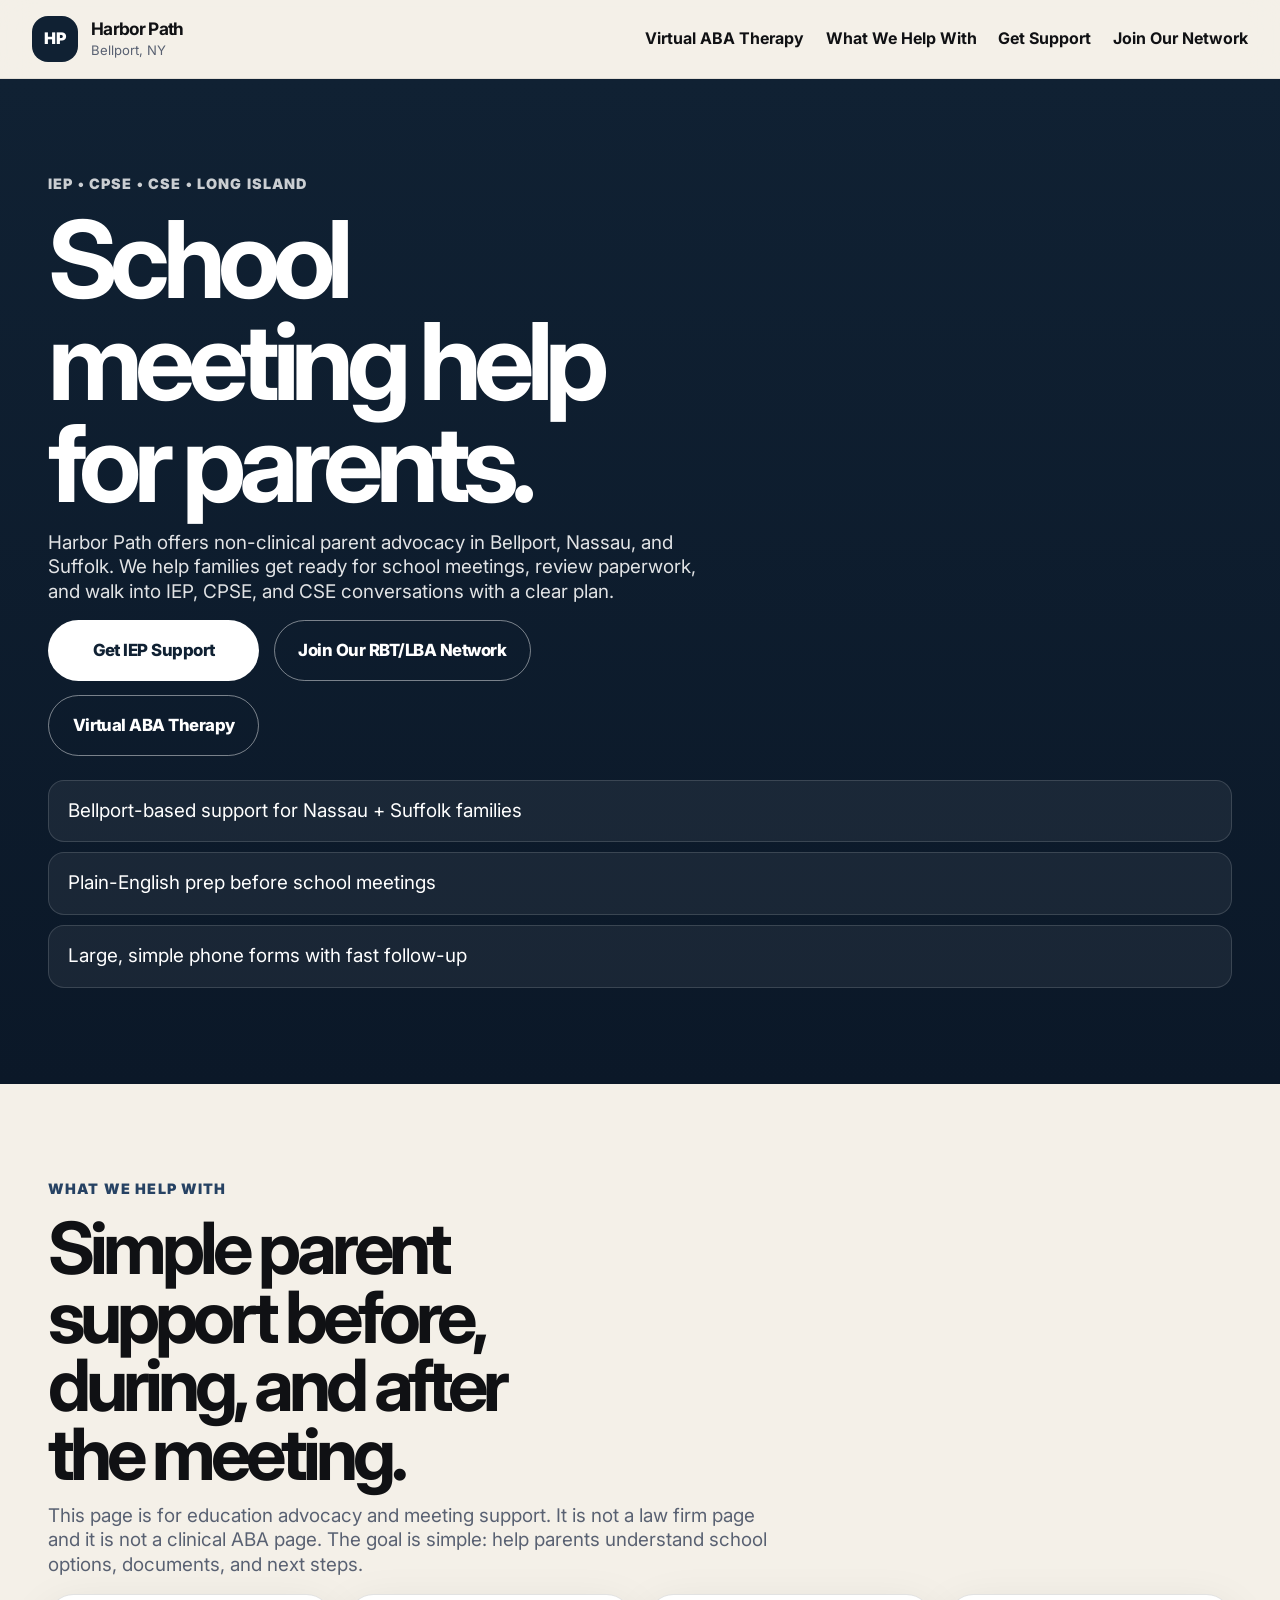
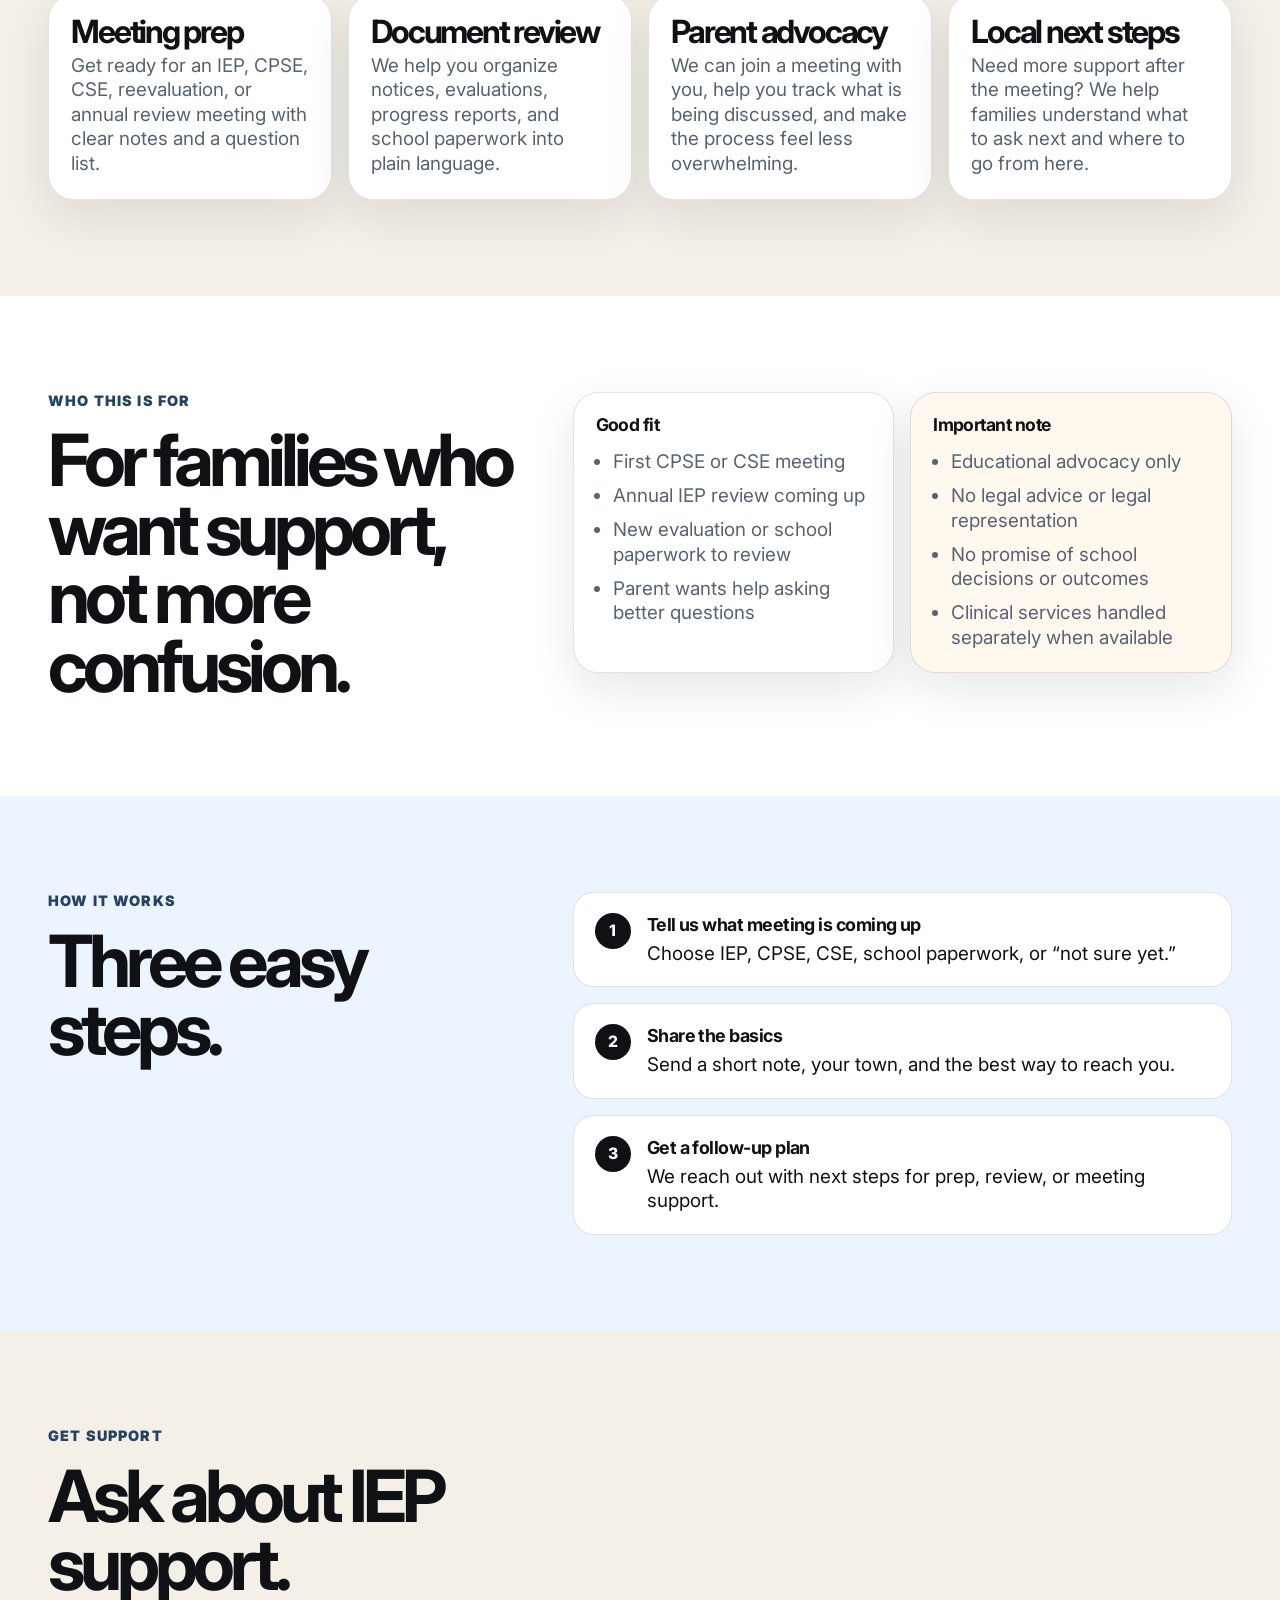
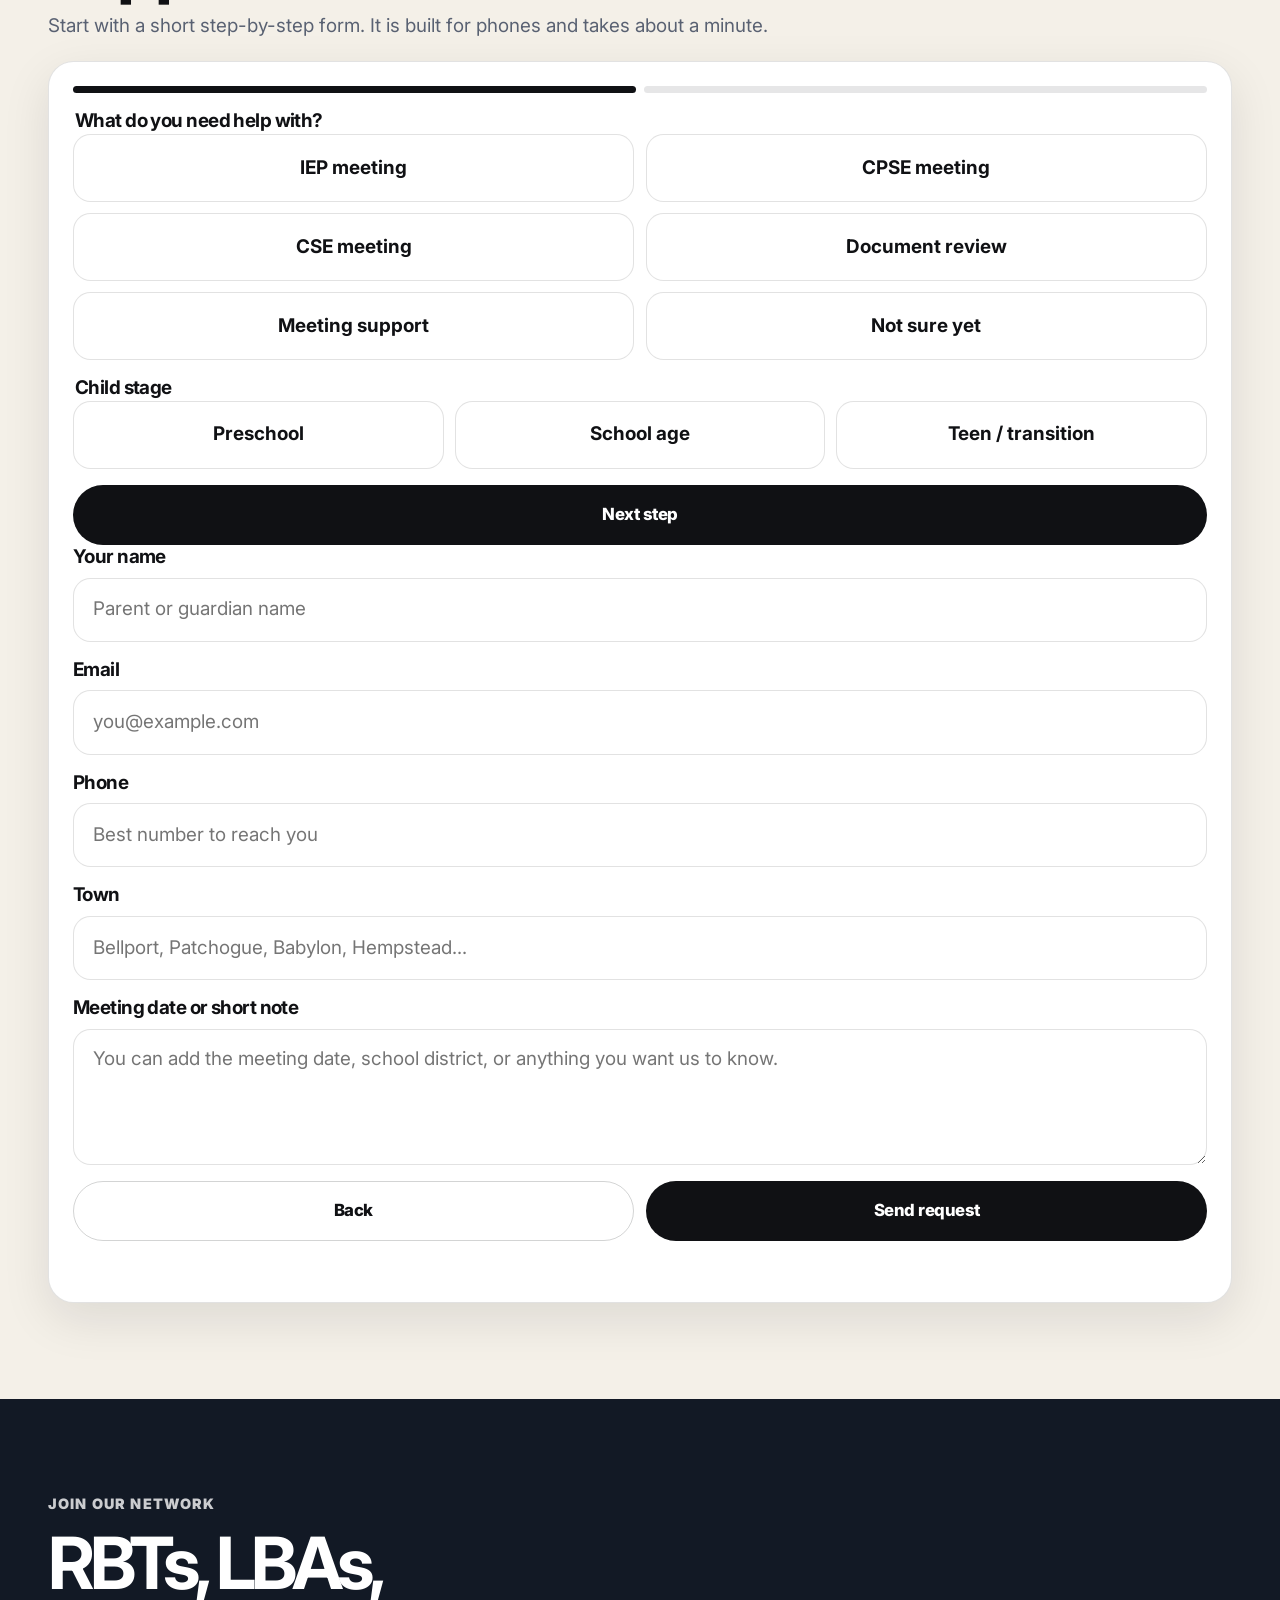
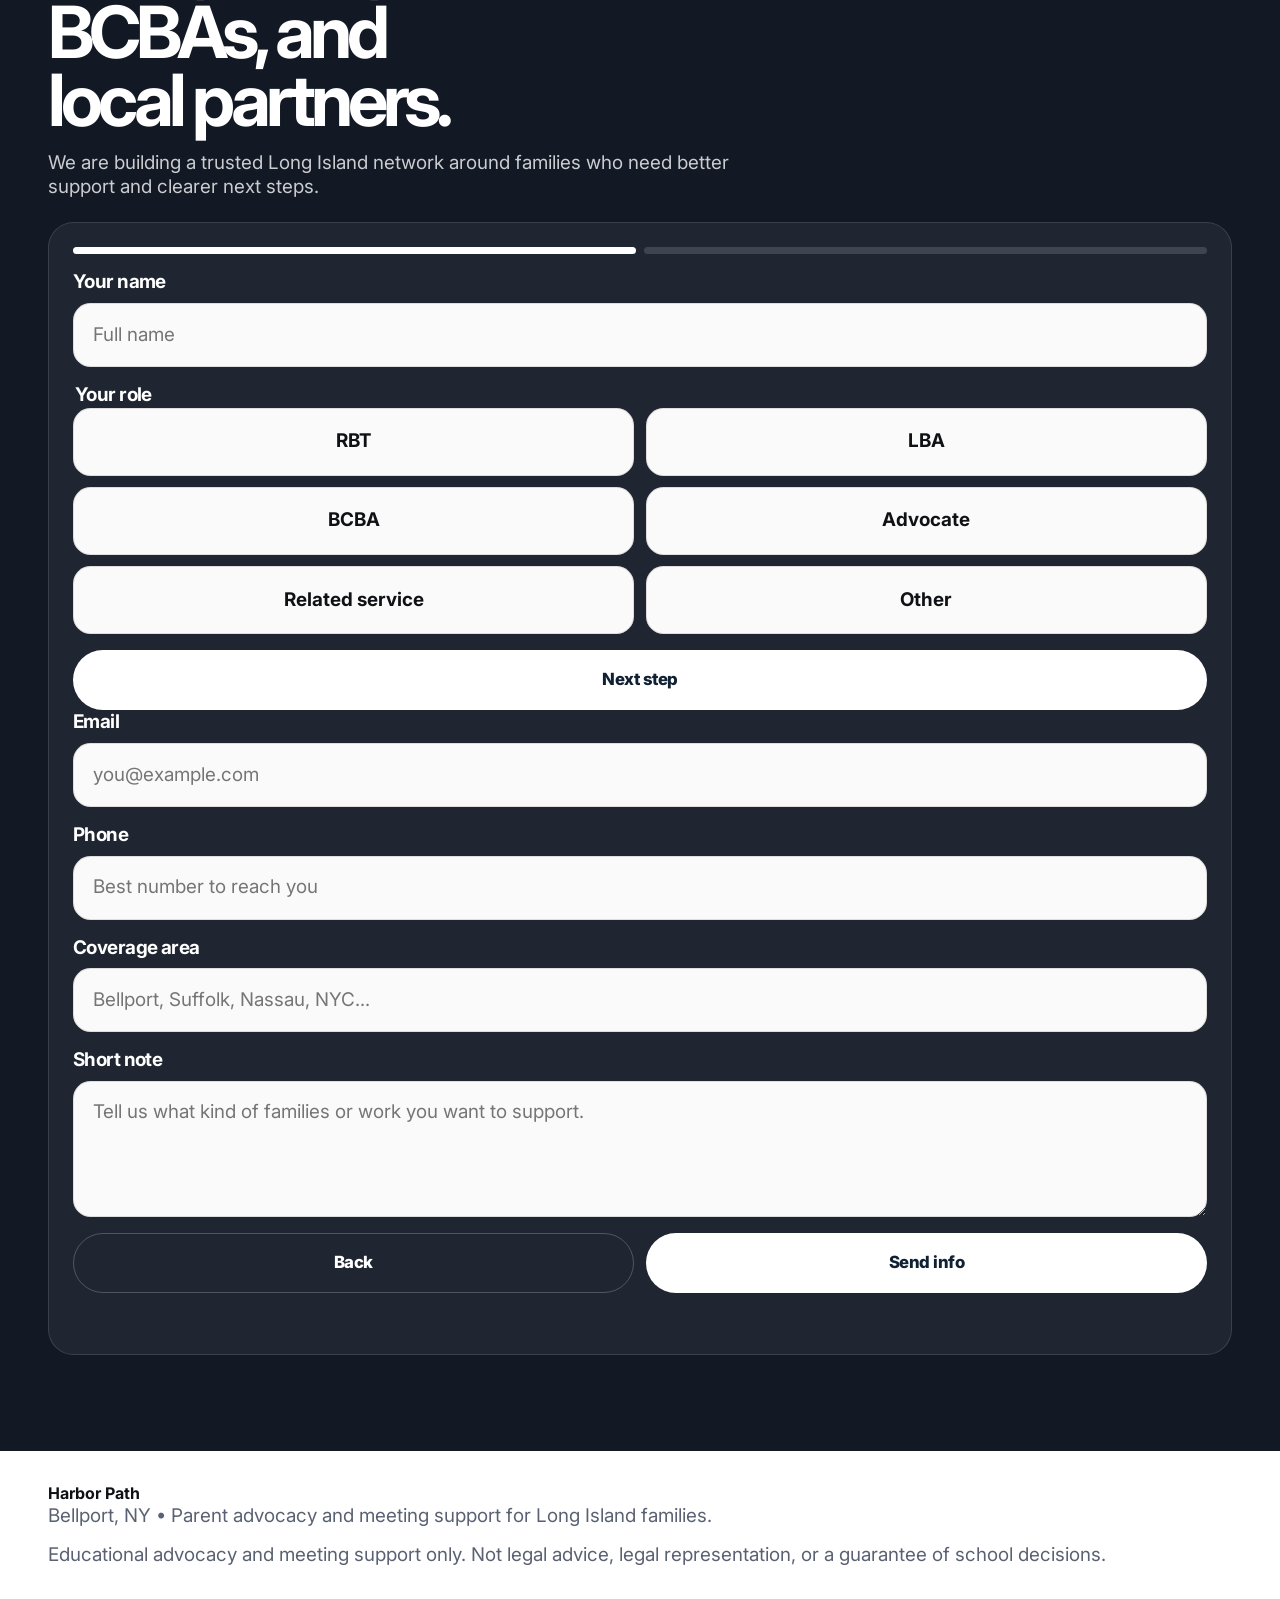
<file: index.html>
<!DOCTYPE html>
<html lang="en">
<head>
  <meta charset="UTF-8" />
  <meta name="viewport" content="width=device-width, initial-scale=1, viewport-fit=cover" />
  <title>Harbor Path | IEP Advocate Long Island | Bellport, NY</title>
  <meta name="description" content="Bellport-based parent advocacy for IEP, CPSE, and CSE meetings across Suffolk and Nassau County. Simple school-meeting support for families on Long Island." />
  <meta name="theme-color" content="#0f1d2f" />
  <link rel="preconnect" href="https://fonts.googleapis.com">
  <link rel="preconnect" href="https://fonts.gstatic.com" crossorigin>
  <link href="https://fonts.googleapis.com/css2?family=Inter:wght@400;500;600;700;800;900&display=swap" rel="stylesheet">
  <link rel="stylesheet" href="styles.css" />
</head>
<body>
  <header class="topbar">
    <a href="#top" class="brand" aria-label="Harbor Path home">
      <span class="brand-mark">HP</span>
      <span class="brand-text">
        <strong>Harbor Path</strong>
        <small>Bellport, NY</small>
      </span>
    </a>
    <nav class="desktop-nav" aria-label="Primary">
      <a href="virtual.html">Virtual ABA Therapy</a>
      <a href="#offer">What We Help With</a>
      <a href="#contact">Get Support</a>
      <a href="#network">Join Our Network</a>
    </nav>
  </header>

  <main id="top">
    <section class="section hero section-dark">
      <div class="wrap hero-wrap">
        <p class="eyebrow">IEP • CPSE • CSE • LONG ISLAND</p>
        <h1>School meeting help for parents.</h1>
        <p class="lede">
          Harbor Path offers non-clinical parent advocacy in Bellport, Nassau, and Suffolk.
          We help families get ready for school meetings, review paperwork, and walk into IEP,
          CPSE, and CSE conversations with a clear plan.
        </p>

        <div class="cta-stack" role="group" aria-label="Main actions">
          <a class="button button-light" href="#contact">Get IEP Support</a>
          <a class="button button-outline-light" href="#network">Join Our RBT/LBA Network</a>
          <a class="button button-outline-light" href="virtual.html">Virtual ABA Therapy</a>
          
        </div>

        <ul class="hero-points" aria-label="Key points">
          <li>Bellport-based support for Nassau + Suffolk families</li>
          <li>Plain-English prep before school meetings</li>
          <li>Large, simple phone forms with fast follow-up</li>
        </ul>
      </div>
    </section>

    <section id="offer" class="section section-light">
      <div class="wrap stack-xl">
        <div class="section-intro">
          <p class="eyebrow eyebrow-dark">WHAT WE HELP WITH</p>
          <h2>Simple parent support before, during, and after the meeting.</h2>
          <p>
            This page is for education advocacy and meeting support. It is not a law firm page and it is not a clinical ABA page.
            The goal is simple: help parents understand school options, documents, and next steps.
          </p>
        </div>

        <div class="offer-grid">
          <article class="offer-item">
            <h3>Meeting prep</h3>
            <p>Get ready for an IEP, CPSE, CSE, reevaluation, or annual review meeting with clear notes and a question list.</p>
          </article>
          <article class="offer-item">
            <h3>Document review</h3>
            <p>We help you organize notices, evaluations, progress reports, and school paperwork into plain language.</p>
          </article>
          <article class="offer-item">
            <h3>Parent advocacy</h3>
            <p>We can join a meeting with you, help you track what is being discussed, and make the process feel less overwhelming.</p>
          </article>
          <article class="offer-item">
            <h3>Local next steps</h3>
            <p>Need more support after the meeting? We help families understand what to ask next and where to go from here.</p>
          </article>
        </div>
      </div>
    </section>

    <section class="section section-contrast">
      <div class="wrap split split-tight">
        <div class="section-intro slim">
          <p class="eyebrow eyebrow-dark">WHO THIS IS FOR</p>
          <h2>For families who want support, not more confusion.</h2>
        </div>
        <div class="list-card-grid">
          <div class="list-card">
            <strong>Good fit</strong>
            <ul>
              <li>First CPSE or CSE meeting</li>
              <li>Annual IEP review coming up</li>
              <li>New evaluation or school paperwork to review</li>
              <li>Parent wants help asking better questions</li>
            </ul>
          </div>
          <div class="list-card list-card-alt">
            <strong>Important note</strong>
            <ul>
              <li>Educational advocacy only</li>
              <li>No legal advice or legal representation</li>
              <li>No promise of school decisions or outcomes</li>
              <li>Clinical services handled separately when available</li>
            </ul>
          </div>
        </div>
      </div>
    </section>

    <section class="section section-accent">
      <div class="wrap split split-tight">
        <div class="section-intro slim">
          <p class="eyebrow eyebrow-dark">HOW IT WORKS</p>
          <h2>Three easy steps.</h2>
        </div>
        <ol class="steps">
          <li>
            <span class="step-number">1</span>
            <div>
              <strong>Tell us what meeting is coming up</strong>
              <p>Choose IEP, CPSE, CSE, school paperwork, or “not sure yet.”</p>
            </div>
          </li>
          <li>
            <span class="step-number">2</span>
            <div>
              <strong>Share the basics</strong>
              <p>Send a short note, your town, and the best way to reach you.</p>
            </div>
          </li>
          <li>
            <span class="step-number">3</span>
            <div>
              <strong>Get a follow-up plan</strong>
              <p>We reach out with next steps for prep, review, or meeting support.</p>
            </div>
          </li>
        </ol>
      </div>
    </section>

    <section id="contact" class="section section-light">
      <div class="wrap form-wrap">
        <div class="section-intro">
          <p class="eyebrow eyebrow-dark">GET SUPPORT</p>
          <h2>Ask about IEP support.</h2>
          <p>
            Start with a short step-by-step form. It is built for phones and takes about a minute.
          </p>
        </div>

        <form class="step-form" id="family-form" method="POST" action="https://formspree.io/f/REPLACE_PARENT_SUPPORT_ID" novalidate>
          <input type="hidden" name="form_type" value="parent_support" />
          <div class="progress" aria-hidden="true">
            <span class="progress-dot is-active"></span>
            <span class="progress-dot"></span>
          </div>

          <section class="form-step is-active" data-step="1">
            <fieldset class="choice-group">
              <legend>What do you need help with?</legend>
              <div class="choice-grid choice-grid-2">
                <label class="choice"><input type="radio" name="support_type" value="IEP meeting" required><span>IEP meeting</span></label>
                <label class="choice"><input type="radio" name="support_type" value="CPSE meeting"><span>CPSE meeting</span></label>
                <label class="choice"><input type="radio" name="support_type" value="CSE meeting"><span>CSE meeting</span></label>
                <label class="choice"><input type="radio" name="support_type" value="Document review"><span>Document review</span></label>
                <label class="choice"><input type="radio" name="support_type" value="School meeting support"><span>Meeting support</span></label>
                <label class="choice"><input type="radio" name="support_type" value="Not sure yet"><span>Not sure yet</span></label>
              </div>
            </fieldset>

            <fieldset class="choice-group">
              <legend>Child stage</legend>
              <div class="choice-grid choice-grid-3">
                <label class="choice"><input type="radio" name="child_stage" value="Preschool" required><span>Preschool</span></label>
                <label class="choice"><input type="radio" name="child_stage" value="School age"><span>School age</span></label>
                <label class="choice"><input type="radio" name="child_stage" value="Teen / transition"><span>Teen / transition</span></label>
              </div>
            </fieldset>

            <button class="button button-dark button-block next-step" type="button">Next step</button>
          </section>

          <section class="form-step" data-step="2" hidden>
            <label class="field">
              <span>Your name</span>
              <input type="text" name="parent_name" placeholder="Parent or guardian name" autocomplete="name" required />
            </label>

            <label class="field">
              <span>Email</span>
              <input type="email" name="email" placeholder="you@example.com" autocomplete="email" required />
            </label>

            <label class="field">
              <span>Phone</span>
              <input type="tel" name="phone" placeholder="Best number to reach you" autocomplete="tel" required />
            </label>

            <label class="field">
              <span>Town</span>
              <input type="text" name="location" placeholder="Bellport, Patchogue, Babylon, Hempstead..." autocomplete="address-level2" required />
            </label>

            <label class="field">
              <span>Meeting date or short note</span>
              <textarea name="message" rows="4" placeholder="You can add the meeting date, school district, or anything you want us to know."></textarea>
            </label>

            <div class="form-actions">
              <button class="button button-ghost prev-step" type="button">Back</button>
              <button class="button button-dark" type="submit">Send request</button>
            </div>
          </section>

          <p class="form-status" aria-live="polite"></p>
        </form>
      </div>
    </section>

    <section id="network" class="section section-dark-alt">
      <div class="wrap form-wrap">
        <div class="section-intro">
          <p class="eyebrow">JOIN OUR NETWORK</p>
          <h2>RBTs, LBAs, BCBAs, and local partners.</h2>
          <p>
            We are building a trusted Long Island network around families who need better support and clearer next steps.
          </p>
        </div>

        <form class="step-form step-form-dark" id="network-form" method="POST" action="https://formspree.io/f/REPLACE_NETWORK_ID" novalidate>
          <input type="hidden" name="form_type" value="network_interest" />
          <div class="progress" aria-hidden="true">
            <span class="progress-dot is-active"></span>
            <span class="progress-dot"></span>
          </div>

          <section class="form-step is-active" data-step="1">
            <label class="field">
              <span>Your name</span>
              <input type="text" name="full_name" placeholder="Full name" autocomplete="name" required />
            </label>

            <fieldset class="choice-group">
              <legend>Your role</legend>
              <div class="choice-grid choice-grid-2">
                <label class="choice"><input type="radio" name="role" value="RBT" required><span>RBT</span></label>
                <label class="choice"><input type="radio" name="role" value="LBA"><span>LBA</span></label>
                <label class="choice"><input type="radio" name="role" value="BCBA"><span>BCBA</span></label>
                <label class="choice"><input type="radio" name="role" value="Special education advocate"><span>Advocate</span></label>
                <label class="choice"><input type="radio" name="role" value="Related service provider"><span>Related service</span></label>
                <label class="choice"><input type="radio" name="role" value="Other"><span>Other</span></label>
              </div>
            </fieldset>

            <button class="button button-light button-block next-step" type="button">Next step</button>
          </section>

          <section class="form-step" data-step="2" hidden>
            <label class="field">
              <span>Email</span>
              <input type="email" name="email" placeholder="you@example.com" autocomplete="email" required />
            </label>

            <label class="field">
              <span>Phone</span>
              <input type="tel" name="phone" placeholder="Best number to reach you" autocomplete="tel" required />
            </label>

            <label class="field">
              <span>Coverage area</span>
              <input type="text" name="coverage" placeholder="Bellport, Suffolk, Nassau, NYC..." required />
            </label>

            <label class="field">
              <span>Short note</span>
              <textarea name="message" rows="4" placeholder="Tell us what kind of families or work you want to support."></textarea>
            </label>

            <div class="form-actions">
              <button class="button button-ghost-light prev-step" type="button">Back</button>
              <button class="button button-light" type="submit">Send info</button>
            </div>
          </section>

          <p class="form-status" aria-live="polite"></p>
        </form>
      </div>
    </section>
  </main>

  <footer class="footer">
    <div class="wrap footer-wrap">
      <div>
        <strong>Harbor Path</strong>
        <p>Bellport, NY • Parent advocacy and meeting support for Long Island families.</p>
      </div>
      <p class="footer-note">
        Educational advocacy and meeting support only. Not legal advice, legal representation, or a guarantee of school decisions.
      </p>
    </div>
  </footer>

  <div class="mobile-bar" aria-label="Quick actions">
    <a class="button button-dark" href="#contact">Get IEP Support</a>
    <a class="button button-outline-dark" href="#network">Join Network</a>
  </div>

  <script src="script.js"></script>
</body>
</html>
</file>
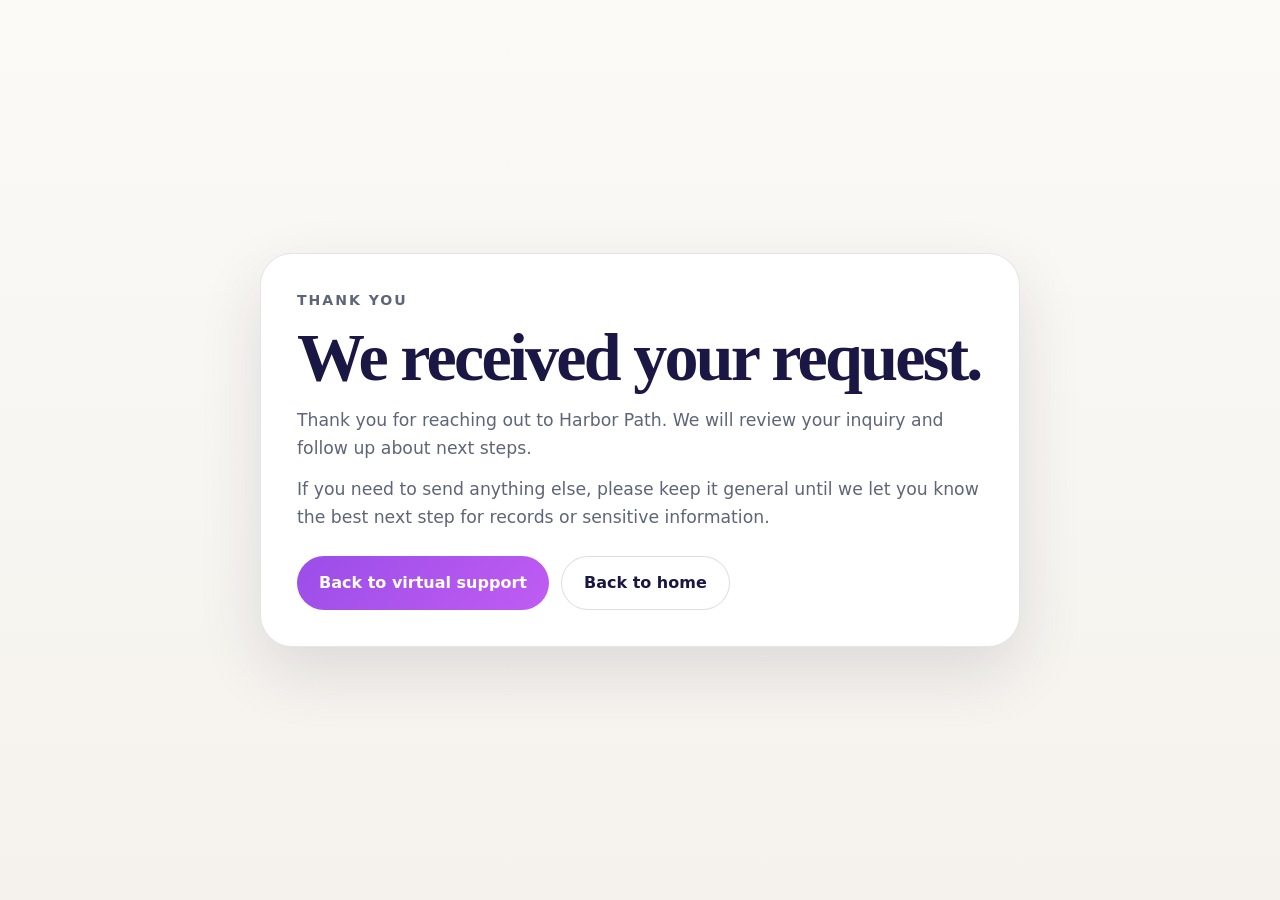
<file: thank-you.html>
<!DOCTYPE html>
<html lang="en">
<head>
  <meta charset="UTF-8" />
  <meta name="viewport" content="width=device-width, initial-scale=1.0" />
  <title>Thank You | Harbor Path</title>
  <style>
    :root{
      --bg:#f5f2ed;
      --navy:#1a1744;
      --blue:#435df0;
      --purple:#9b4de8;
      --purple2:#c05cf3;
      --muted:#5f6578;
      --surface:#ffffff;
      --line:rgba(25,23,38,.11);
      --shadow:0 24px 64px rgba(29,24,58,.12);
    }
    *{box-sizing:border-box}
    body{
      margin:0;
      min-height:100vh;
      display:grid;
      place-items:center;
      padding:24px;
      background:linear-gradient(180deg, #fbfaf7, #f5f2ed);
      font-family:Inter, ui-sans-serif, system-ui, -apple-system, BlinkMacSystemFont, "Segoe UI", sans-serif;
      color:#191726;
    }
    .card{
      width:min(100%, 760px);
      background:var(--surface);
      border:1px solid var(--line);
      border-radius:32px;
      box-shadow:var(--shadow);
      padding:36px;
    }
    .eyebrow{
      display:inline-block;
      margin-bottom:16px;
      text-transform:uppercase;
      letter-spacing:.14em;
      font-size:.88rem;
      font-weight:800;
      color:var(--muted);
    }
    h1{
      margin:0 0 16px;
      font-family:Georgia, "Times New Roman", serif;
      font-size:clamp(2.5rem, 6vw, 4.25rem);
      line-height:.98;
      letter-spacing:-.04em;
      color:var(--navy);
    }
    p{
      margin:0 0 14px;
      color:var(--muted);
      font-size:1.08rem;
      line-height:1.6;
    }
    .actions{
      display:flex;
      gap:12px;
      flex-wrap:wrap;
      margin-top:24px;
    }
    .button{
      display:inline-flex;
      align-items:center;
      justify-content:center;
      min-height:54px;
      padding:0 22px;
      border-radius:999px;
      text-decoration:none;
      font-weight:800;
    }
    .button-primary{
      color:#fff;
      background:linear-gradient(135deg, var(--purple), var(--purple2));
    }
    .button-secondary{
      color:var(--navy);
      border:1px solid rgba(25,23,38,.14);
      background:#fff;
    }
  </style>
</head>
<body>
  <main class="card">
    <div class="eyebrow">Thank you</div>
    <h1>We received your request.</h1>
    <p>Thank you for reaching out to Harbor Path. We will review your inquiry and follow up about next steps.</p>
    <p>If you need to send anything else, please keep it general until we let you know the best next step for records or sensitive information.</p>
    <div class="actions">
      <a class="button button-primary" href="virtual.html">Back to virtual support</a>
      <a class="button button-secondary" href="index.html">Back to home</a>
    </div>
  </main>
</body>
</html>
</file>
<file: styles.css>
:root {
  --bg: #f4f0e8;
  --surface: #ffffff;
  --surface-soft: #ecf4ff;
  --surface-warm: #fff8ef;
  --ink: #101114;
  --muted: #596172;
  --line: rgba(16, 17, 20, 0.12);
  --navy: #102133;
  --navy-2: #0b1828;
  --blue: #dbe8ff;
  --blue-2: #86aaf1;
  --white: #ffffff;
  --radius: 1.6rem;
  --shadow: 0 1rem 3rem rgba(16, 23, 34, 0.1);
}

* { box-sizing: border-box; }
html { scroll-behavior: smooth; }
body {
  margin: 0;
  background: var(--bg);
  color: var(--ink);
  font-family: "Inter", system-ui, -apple-system, BlinkMacSystemFont, "Segoe UI", sans-serif;
  line-height: 1.3;
  -webkit-font-smoothing: antialiased;
  text-rendering: optimizeLegibility;
}

a { color: inherit; text-decoration: none; }
button, input, textarea { font: inherit; }
button { cursor: pointer; }

.wrap {
  width: min(100%, 78rem);
  margin: 0 auto;
  padding-inline: clamp(1rem, 4vw, 2rem);
}

.section {
  padding-block: clamp(3.5rem, 8vw, 6rem);
}

.topbar {
  position: sticky;
  top: 0;
  z-index: 50;
  display: flex;
  align-items: center;
  justify-content: space-between;
  gap: 1rem;
  padding: 1rem clamp(1rem, 4vw, 2rem);
  background: rgba(244, 240, 232, 0.92);
  backdrop-filter: blur(16px);
  border-bottom: 1px solid rgba(16, 17, 20, 0.08);
}

.brand {
  display: inline-flex;
  align-items: center;
  gap: 0.85rem;
}

.brand-mark {
  inline-size: 2.85rem;
  block-size: 2.85rem;
  border-radius: 1rem;
  background: var(--navy);
  color: var(--white);
  display: grid;
  place-items: center;
  font-weight: 900;
  letter-spacing: -0.03em;
}

.brand-text {
  display: grid;
  gap: 0.1rem;
}

.brand-text strong {
  font-size: 1.08rem;
  letter-spacing: -0.04em;
}

.brand-text small {
  color: var(--muted);
  font-size: 0.82rem;
}

.desktop-nav {
  display: none;
  gap: 1.35rem;
  font-weight: 700;
}

.section-dark {
  background: linear-gradient(180deg, var(--navy) 0%, var(--navy-2) 100%);
  color: var(--white);
  min-height: min(100svh, 56rem);
  display: grid;
  align-items: center;
}

.section-dark-alt {
  background: #121925;
  color: var(--white);
}

.section-light { background: var(--bg); }
.section-contrast { background: var(--surface); }
.section-accent { background: var(--surface-soft); }

.hero-wrap,
.stack-xl,
.section-intro,
.form-wrap {
  display: grid;
  gap: 1rem;
}

.eyebrow {
  margin: 0;
  font-size: 0.9rem;
  font-weight: 900;
  letter-spacing: 0.08em;
  text-transform: uppercase;
  color: rgba(255, 255, 255, 0.78);
}

.eyebrow-dark { color: #264263; }

h1, h2, h3 {
  margin: 0;
  letter-spacing: -0.07em;
  line-height: 0.95;
}

h1 {
  font-size: clamp(3rem, 11vw, 6.7rem);
  max-width: 8.5ch;
}

h2 {
  font-size: clamp(2.2rem, 8vw, 4.5rem);
  max-width: 10ch;
}

h3 {
  font-size: clamp(1.45rem, 5vw, 2rem);
  margin-bottom: 0.4rem;
}

p,
li,
legend,
label span,
input,
textarea {
  font-size: clamp(1rem, 2.7vw, 1.18rem);
}

p {
  margin: 0;
  color: inherit;
}

.lede {
  max-width: 42rem;
  color: rgba(255, 255, 255, 0.88);
}

.cta-stack {
  display: grid;
  gap: 0.9rem;
}

.button {
  display: inline-flex;
  align-items: center;
  justify-content: center;
  width: 100%;
  min-block-size: 3.6em;
  padding: 1em 1.2em;
  border-radius: 999px;
  border: 1px solid transparent;
  font-size: 1.05rem;
  font-weight: 800;
  letter-spacing: -0.03em;
  transition: transform 0.18s ease, background-color 0.18s ease, border-color 0.18s ease, color 0.18s ease;
}

.button:hover,
.button:focus-visible {
  transform: translateY(-1px);
}

.button:focus-visible,
input:focus-visible,
textarea:focus-visible {
  outline: 3px solid var(--blue-2);
  outline-offset: 2px;
}

.button-light {
  background: var(--white);
  color: var(--navy);
}

.button-dark {
  background: var(--ink);
  color: var(--white);
}

.button-outline-light {
  background: transparent;
  color: var(--white);
  border-color: rgba(255,255,255,0.45);
}

.button-outline-dark,
.button-ghost,
.button-ghost-light {
  background: transparent;
}

.button-outline-dark,
.button-ghost {
  color: var(--ink);
  border-color: rgba(16,17,20,0.18);
}

.button-ghost-light {
  color: var(--white);
  border-color: rgba(255,255,255,0.22);
}

.button-block { width: 100%; }

.hero-points {
  list-style: none;
  padding: 0;
  margin: 0.5rem 0 0;
  display: grid;
  gap: 0.65rem;
}

.hero-points li {
  padding: 0.95em 1em;
  border-radius: 1rem;
  border: 1px solid rgba(255,255,255,0.14);
  background: rgba(255,255,255,0.06);
}

.section-intro p:last-child {
  max-width: 46rem;
  color: var(--muted);
}

.section-dark-alt .section-intro p:last-child { color: rgba(255,255,255,0.78); }
.slim { align-content: start; }

.offer-grid,
.list-card-grid {
  display: grid;
  gap: 1rem;
}

.offer-item,
.list-card,
.step-form {
  background: var(--surface);
  border: 1px solid var(--line);
  border-radius: var(--radius);
  box-shadow: var(--shadow);
}

.offer-item {
  padding: 1.4rem;
}

.offer-item p,
.list-card li,
.footer-note {
  color: var(--muted);
}

.list-card {
  padding: 1.35rem;
}

.list-card strong {
  display: block;
  font-size: 1.1rem;
  margin-bottom: 0.8rem;
  letter-spacing: -0.03em;
}

.list-card ul {
  margin: 0;
  padding-left: 1.1rem;
  display: grid;
  gap: 0.6rem;
}

.list-card-alt {
  background: var(--surface-warm);
}

.split {
  display: grid;
  gap: 1.5rem;
}

.steps {
  margin: 0;
  padding: 0;
  list-style: none;
  display: grid;
  gap: 1rem;
}

.steps li {
  display: grid;
  grid-template-columns: auto 1fr;
  gap: 1rem;
  padding: 1.15rem;
  background: var(--surface);
  border-radius: 1.3rem;
  border: 1px solid var(--line);
}

.step-number {
  inline-size: 2.25rem;
  block-size: 2.25rem;
  border-radius: 999px;
  background: var(--ink);
  color: var(--white);
  display: grid;
  place-items: center;
  font-weight: 800;
  font-size: 0.98rem;
}

.steps strong {
  display: block;
  font-size: 1.12rem;
  margin-bottom: 0.35rem;
  letter-spacing: -0.03em;
}

.form-wrap { gap: 1.4rem; }

.step-form {
  padding: clamp(1rem, 4vw, 1.5rem);
}

.step-form-dark {
  background: rgba(255,255,255,0.06);
  border-color: rgba(255,255,255,0.12);
  box-shadow: none;
}

.progress {
  display: flex;
  gap: 0.55rem;
  margin-bottom: 1rem;
}

.progress-dot {
  flex: 1;
  block-size: 0.45rem;
  border-radius: 999px;
  background: rgba(16,17,20,0.1);
}

.step-form-dark .progress-dot { background: rgba(255,255,255,0.14); }
.progress-dot.is-active { background: var(--ink); }
.step-form-dark .progress-dot.is-active { background: var(--white); }

.form-step {
  display: grid;
  gap: 1rem;
}

.field {
  display: grid;
  gap: 0.5rem;
}

.field span,
.choice-group legend {
  font-weight: 700;
  letter-spacing: -0.03em;
}

.choice-group {
  border: 0;
  margin: 0;
  padding: 0;
  display: grid;
  gap: 0.7rem;
}

.choice-grid {
  display: grid;
  gap: 0.7rem;
}

.choice {
  position: relative;
}

.choice input {
  position: absolute;
  opacity: 0;
  pointer-events: none;
}

.choice span,
input,
textarea {
  width: 100%;
  border-radius: 1.1rem;
  border: 1px solid var(--line);
  background: var(--surface);
  color: var(--ink);
}

.choice span {
  display: grid;
  place-items: center;
  min-block-size: 3.6em;
  padding: 0.95em 1em;
  font-weight: 700;
  text-align: center;
}

input,
textarea {
  min-block-size: 3.4em;
  padding: 0.95em 1em;
}

textarea {
  resize: vertical;
  min-block-size: 7em;
}

.choice input:checked + span {
  background: var(--ink);
  color: var(--white);
  border-color: var(--ink);
}

.step-form-dark .choice span,
.step-form-dark input,
.step-form-dark textarea {
  background: rgba(255,255,255,0.98);
}

.form-actions {
  display: grid;
  gap: 0.8rem;
}

.form-status {
  min-block-size: 1.5rem;
  margin-top: 0.8rem;
  font-weight: 600;
  color: #254d8a;
}

.footer {
  padding: 2rem 0 calc(7rem + env(safe-area-inset-bottom));
  background: var(--surface);
}

.footer-wrap {
  display: grid;
  gap: 0.9rem;
}

.footer p { color: var(--muted); }

.mobile-bar {
  position: fixed;
  inset-inline: 0;
  bottom: 0;
  z-index: 60;
  display: grid;
  grid-template-columns: 1fr 1fr;
  gap: 0.65rem;
  padding: 0.8rem 1rem calc(0.8rem + env(safe-area-inset-bottom));
  background: rgba(244,240,232,0.95);
  border-top: 1px solid rgba(16,17,20,0.08);
  backdrop-filter: blur(16px);
}

@media (min-width: 40rem) {
  .desktop-nav { display: flex; }
  .cta-stack { grid-template-columns: auto auto; justify-content: start; }
  .button { width: auto; padding-inline: 1.4em; }
  .button-block { width: 100%; }
  .offer-grid { grid-template-columns: repeat(2, 1fr); }
  .list-card-grid { grid-template-columns: repeat(2, 1fr); }
  .form-actions { grid-template-columns: 1fr 1fr; }
  .choice-grid-2 { grid-template-columns: repeat(2, 1fr); }
  .choice-grid-3 { grid-template-columns: repeat(3, 1fr); }
  .mobile-bar { display: none; }
  .footer { padding-bottom: 2rem; }
}

@media (min-width: 64rem) {
  .split { grid-template-columns: 1fr 1.2fr; align-items: start; }
  .split-tight { grid-template-columns: minmax(18rem, 0.95fr) minmax(24rem, 1.25fr); }
  .offer-grid { grid-template-columns: repeat(4, 1fr); }
  .steps li { padding: 1.25rem 1.3rem; }
}
</file>
